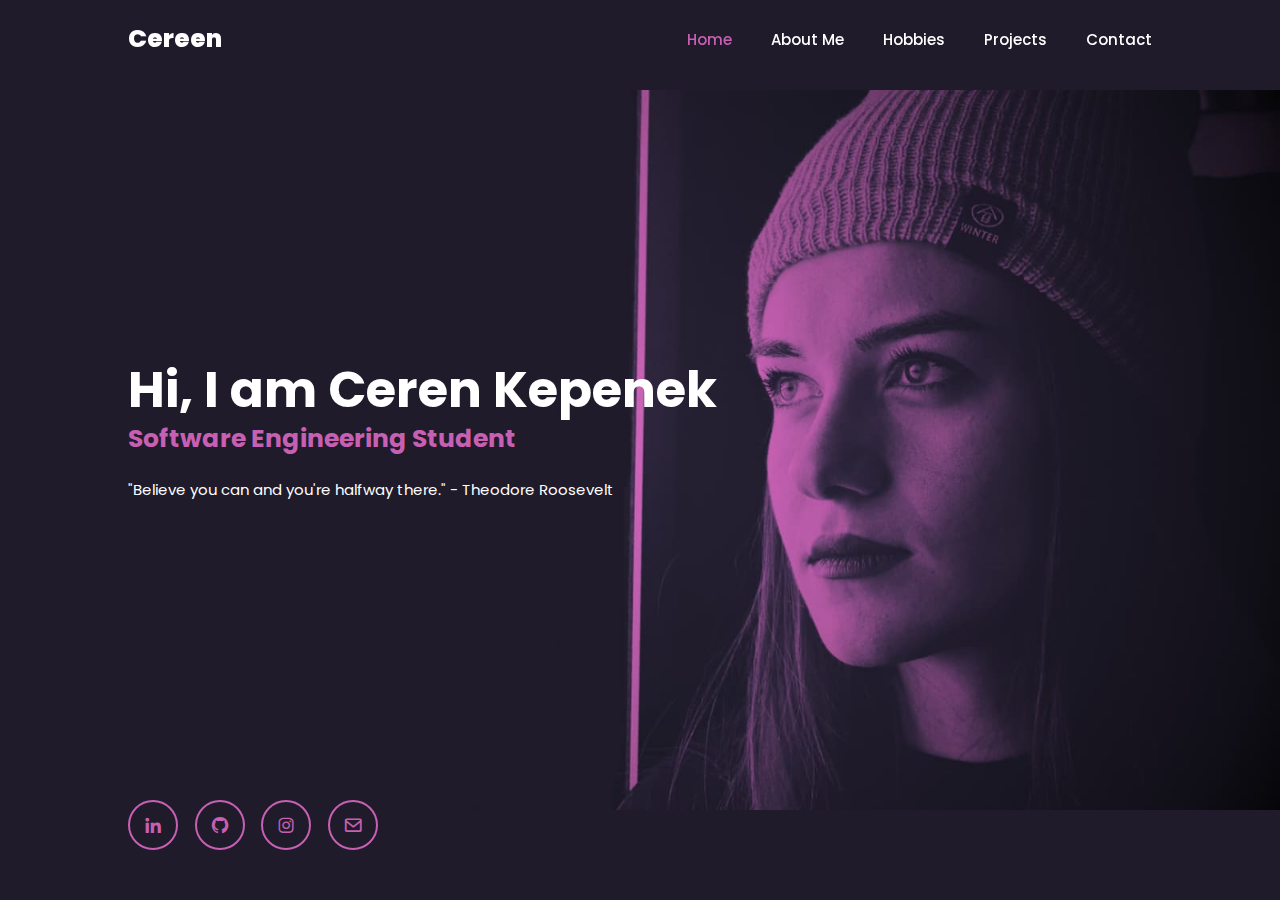
<file: index.html>
<!DOCTYPE html>
<html lang="en">

<head>
  <meta charset="UTF-8">
  <meta http-equiv="X-UA-Compatible" content="IE=edge">
  <meta name="viewport" content="width=device-width, initial-scale=1.0">
  <title>Ceren Kepenek</title>
  <link rel="stylesheet" href="style.css">
  <link href='https://unpkg.com/boxicons@2.1.4/css/boxicons.min.css' rel='stylesheet'>
</head>

<body>
  <header class="header">
    <a href="index.html" class="logo">Cereen</a>
    <nav class="navbar">
      <a href="index.html" class="active">Home</a>
      <a href="aboutme.html">About Me</a>
      <a href="hobbies.html">Hobbies</a>
      <a href="projects.html">Projects</a>
      <a href="contact.html">Contact</a>
    </nav>
  </header>

  <section class="home">
    <div class="home-content">
      <h1>Hi, I am Ceren Kepenek</h1>
      <h3>Software Engineering Student</h3>
      <p>"Believe you can and you're halfway there." - Theodore Roosevelt</p>
     <!-- <div class="button">
        <a href="#">Hire Me</a>
        <a href="#">Let's Talk</a>
      </div> -->
    </div>

    <div class="home-sc">
      <a href="https://www.linkedin.com/in/cerenkepenek/" target="_blank"><i class='bx bxl-linkedin'></i></a>
      <a href="https://github.com/cerenkepenek" target="_blank"><i class='bx bxl-github'></i></i></a>
      <a href="https://www.instagram.com/3cereen/" target="_blank"><i class='bx bxl-instagram'></i></a>
      <a href="mailto:cerenkepenek7@gmail.com" target="_blank"><i class='bx bx-envelope'></i></a>
    </div>
  </section>

</body>

</html>
</file>
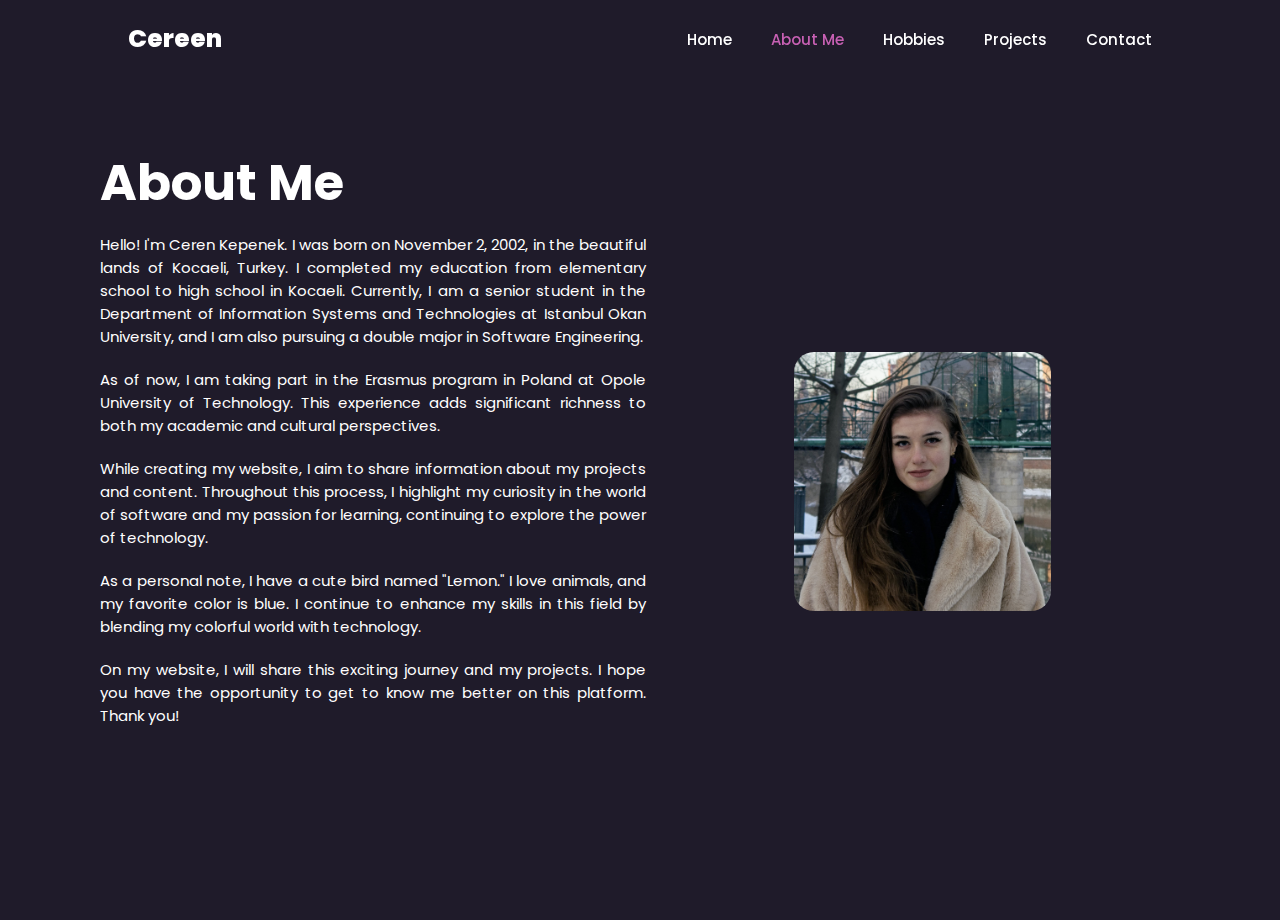
<file: aboutme.html>
<!DOCTYPE html>
<html lang="en">

<head>
  <meta charset="UTF-8">
  <meta http-equiv="X-UA-Compatible" content="IE=edge">
  <meta name="viewport" content="width=device-width, initial-scale=1.0">
  <title>About Me - Ceren Kepenek</title>
  <link rel="stylesheet" href="style.css">
</head>

<body>
  <header class="header">
    <a href="index.html" class="logo">Cereen</a>
    <nav class="navbar">
      <a href="index.html">Home</a>
      <a href="aboutme.html" class="active">About Me</a>
      <a href="hobbies.html">Hobbies</a>
      <a href="projects.html">Projects</a>
      <a href="contact.html">Contact</a>
    </nav>
  </header>

  <section class="about">
    <div class="about-content">
      <div class="about-text">
        <h1>About Me</h1>
        <div style="text-align: justify;">
          <p>
            Hello! I'm Ceren Kepenek. I was born on November 2, 2002, in the beautiful lands of Kocaeli, Turkey. I
            completed my education from elementary school to high school in Kocaeli. Currently, I am a senior student in
            the Department of Information Systems and Technologies at Istanbul Okan University, and I am also pursuing a
            double major in Software Engineering.
          </p>
          <p>
            As of now, I am taking part in the Erasmus program in Poland at Opole University of Technology. This
            experience adds significant richness to both my academic and cultural perspectives.
          </p>
          <p>
            While creating my website, I aim to share information about my projects and content. Throughout this
            process, I highlight my curiosity in the world of software and my passion for learning, continuing to
            explore the power of technology.
          </p>
          <p>
            As a personal note, I have a cute bird named "Lemon." I love animals, and my favorite color is blue. I
            continue to enhance my skills in this field by blending my colorful world with technology.
          </p>
          <p>
            On my website, I will share this exciting journey and my projects. I hope you have the opportunity to get to
            know me better on this platform. Thank you!
          </p>
        </div>
        <pre lang="html">

      </div>
    </div>
    <div class="about-image">
      <img src="images/aboutme.jpg" alt="Ceren Kepenek">
    </div>
  </section>

  <style>
    body {
      background: #1f1b2a;
      color: #fff;
      margin: 0;
      margin-top: 30px;
      padding: 0;
      box-sizing: border-box;
      font-family: 'Poppins', sans-serif;
    }

    .header {
      position: fixed;
      top: 0;
      left: 0;
      width: 100%;
      padding: 20px 10%;
      background: transparent;
      display: flex;
      justify-content: space-between;
      align-items: center;
      z-index: 100;
    }

    .logo {
      font-size: 25px;
      color: #fff;
      text-decoration: none;
      font-weight: 750;
    }

    .navbar a {
      font-size: 15px;
      color: #fff;
      text-decoration: none;
      font-weight: 500;
      margin-left: 35px;
      transition: .3s;
    }

    .navbar a:hover,
    .navbar a.active {
      color: #c760b3;
    }

    .about {
      display: flex;
      justify-content: center;
      align-items: center;
      height: calc(100vh - 10px);
      padding: 100px;
    }

    .about-content {
      display: flex;
      flex-direction: row;
      align-items: flex-start;
      justify-content: space-between;
      max-width: 800px;
      margin: 0 auto;
    }

    .about-text {
      text-align: left;
      margin-right: 20px;
    }

    .about-content h1 {
      font-size: 50px;
      font-weight: 700;
      line-height: 1.2;
    }

    .about-content p {
      font-size: 15px;
      margin: 20px 0;
    }

    .about-image {
      margin-top: 20px;
      text-align: center;
    }

    .about-image img {
      width: 50%; /* Genişliği isteğiniz değere ayarlayabilirsiniz */
      border-radius: 20px; /* İstediğiniz bir kenar yuvarlaklık değeri */
    }
  </style>

</body>

</html>
</file>
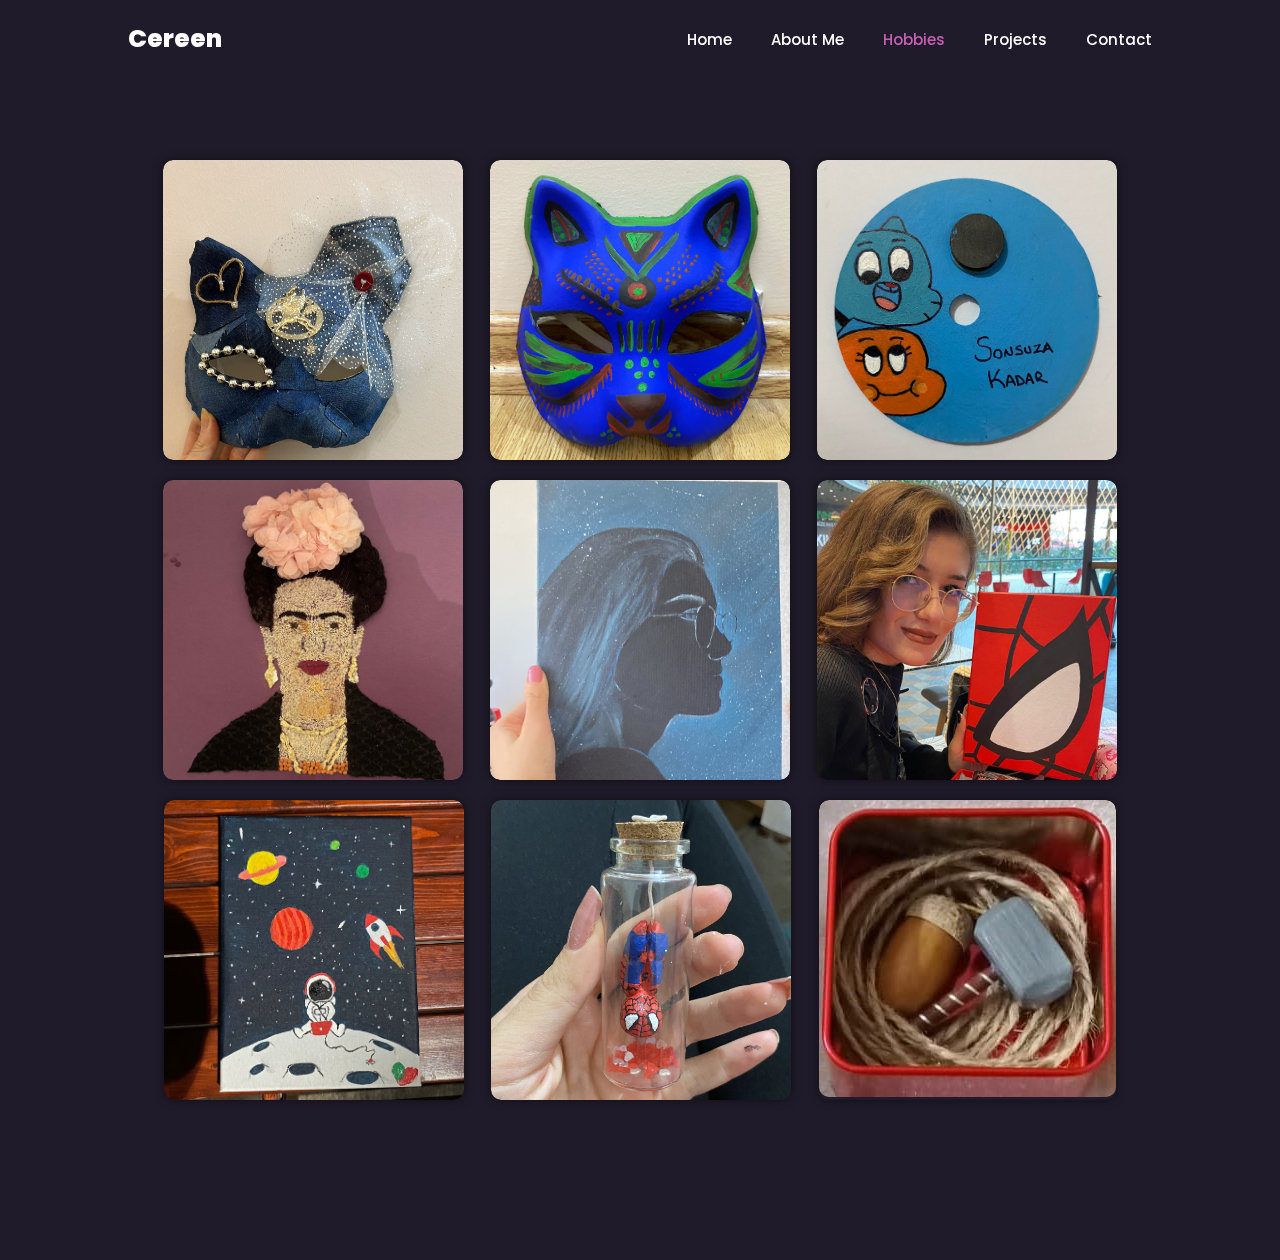
<file: art.html>
<!DOCTYPE html>
<html lang="en">

<head>
    <meta charset="UTF-8">
    <meta http-equiv="X-UA-Compatible" content="IE=edge">
    <meta name="viewport" content="width=device-width, initial-scale=1.0">
    <title>Art Gallery - Ceren Kepenek</title>
    <link rel="stylesheet" href="style.css">
    <style>
        body {
            background: #1f1b2a;
            color: #fff;
            margin: 0;
            padding: 0;
            box-sizing: border-box;
            font-family: 'Poppins', sans-serif;
        }

        .header {
            position: fixed;
            top: 0;
            left: 0;
            width: 100%;
            padding: 20px 10%;
            background: transparent;
            display: flex;
            justify-content: space-between;
            align-items: center;
            z-index: 100;
        }

        .logo {
            font-size: 25px;
            color: #fff;
            text-decoration: none;
            font-weight: 750;
        }

        .navbar a {
            font-size: 15px;
            color: #fff;
            text-decoration: none;
            font-weight: 500;
            margin-left: 35px;
            transition: .3s;
        }

        .navbar a:hover,
        .navbar a.active {
            color: #c760b3;
        }

        .gallery {
            display: flex;
            flex-wrap: wrap;
            justify-content: space-around;
            padding: 150px;
        }

        .gallery-item {
            margin: 10px;
            overflow: hidden;
            border-radius: 10px;
            box-shadow: 0 0 10px rgba(0, 0, 0, 0.5);
            transition: transform 0.3s ease;
        }

        .gallery-item img {
            max-width: 300px;
            width: 100%;
            height: auto;
            border-radius: 10px;
            display: block;
        }

        .gallery-item:hover {
            transform: scale(1.05);
        }
    </style>
</head>

<body>
    <header class="header">
        <a href="index.html" class="logo">Cereen</a>
        <nav class="navbar">
            <a href="index.html">Home</a>
            <a href="aboutme.html">About Me</a>
            <a href="hobbies.html" class="active">Hobbies</a>
            <a href="projects.html">Projects</a>
            <a href="contact.html">Contact</a>
        </nav>
    </header>

    <section class="gallery">
        <div class="gallery-item">
            <img src="images/art1.jpg" alt="Art Photo 1">
        </div>
        <div class="gallery-item">
            <img src="images/art2.jpg" alt="Art Photo 2">
        </div>
        <div class="gallery-item">
            <img src="images/art3.jpg" alt="Art Photo 3">
        </div>
        <div class="gallery-item">
            <img src="images/art4.jpg" alt="Art Photo 4">
        </div>
        <div class="gallery-item">
            <img src="images/art5.jpg" alt="Art Photo 5">
        </div>
        <div class="gallery-item">
            <img src="images/art6.jpg" alt="Art Photo 6">
        </div>
        <div class="gallery-item">
            <img src="images/art7.jpg" alt="Art Photo 7">
        </div>
        <div class="gallery-item">
            <img src="images/art8.jpg" alt="Art Photo 8">
        </div>
        <div class="gallery-item">
            <img src="images/art9.jpg" alt="Art Photo 9">
        </div>
    </section>
</body>

</html>
</file>
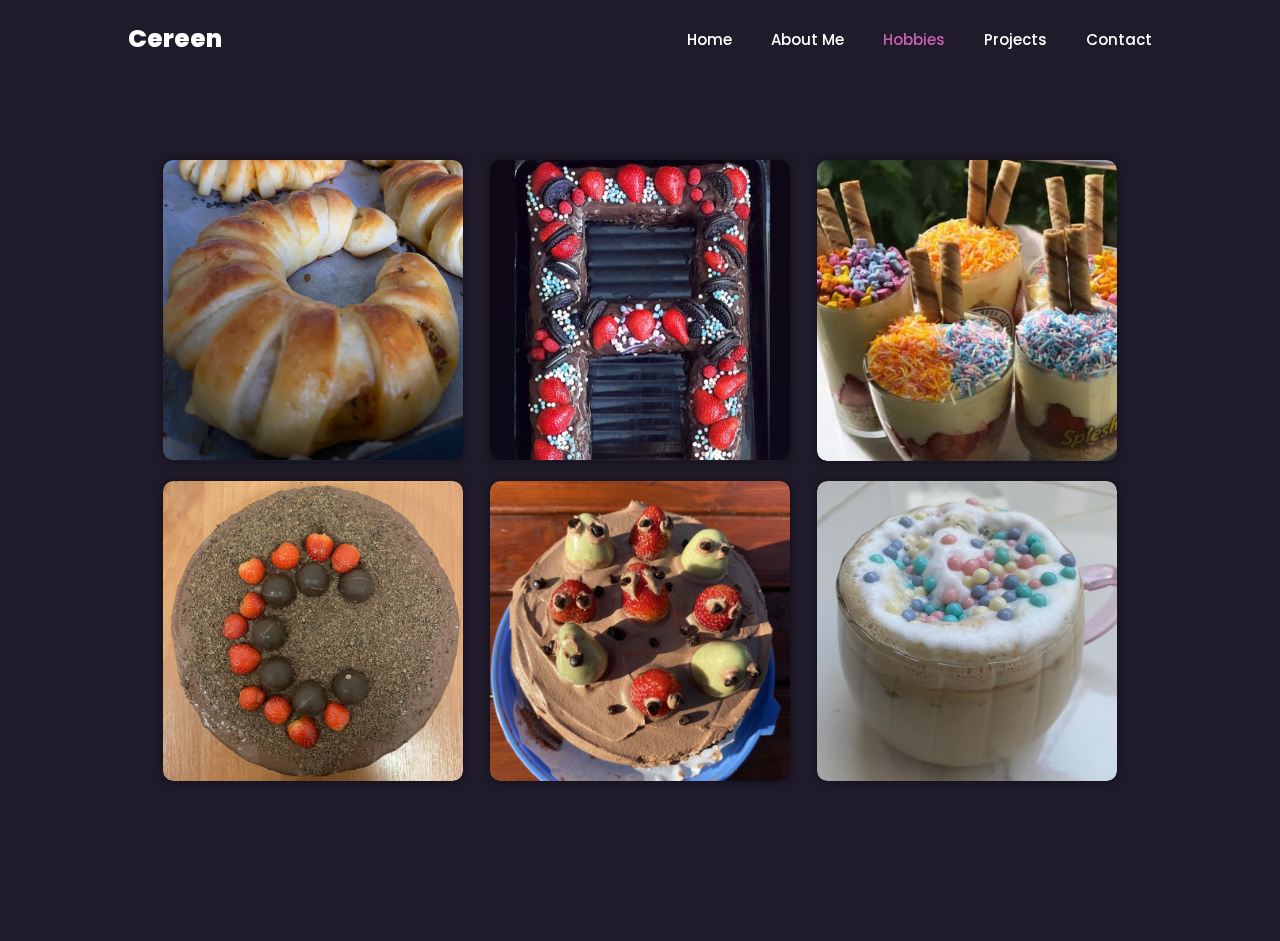
<file: cooking.html>
<!DOCTYPE html>
<html lang="en">

<head>
    <meta charset="UTF-8">
    <meta http-equiv="X-UA-Compatible" content="IE=edge">
    <meta name="viewport" content="width=device-width, initial-scale=1.0">
    <title>Cooking Gallery - Ceren Kepenek</title>
    <link rel="stylesheet" href="style.css">
    <style>
        body {
            background: #1f1b2a;
            color: #fff;
            margin: 0;
            padding: 0;
            box-sizing: border-box;
            font-family: 'Poppins', sans-serif;
        }

        .header {
            position: fixed;
            top: 0;
            left: 0;
            width: 100%;
            padding: 20px 10%;
            background: transparent;
            display: flex;
            justify-content: space-between;
            align-items: center;
            z-index: 100;
        }

        .logo {
            font-size: 25px;
            color: #fff;
            text-decoration: none;
            font-weight: 750;
        }

        .navbar a {
            font-size: 15px;
            color: #fff;
            text-decoration: none;
            font-weight: 500;
            margin-left: 35px;
            transition: .3s;
        }

        .navbar a:hover,
        .navbar a.active {
            color: #c760b3;
        }

        .gallery {
            display: flex;
            flex-wrap: wrap;
            justify-content: space-around;
            padding: 150px;
        }

        .gallery-item {
            margin: 10px;
            overflow: hidden;
            border-radius: 10px;
            box-shadow: 0 0 10px rgba(0, 0, 0, 0.5);
            transition: transform 0.3s ease;
        }

        .gallery-item img {
            max-width: 300px;
            width: 100%;
            height: auto;
            border-radius: 10px;
            display: block;
        }

        .gallery-item:hover {
            transform: scale(1.05);
        }
    </style>
</head>

<body>
    <header class="header">
        <a href="index.html" class="logo">Cereen</a>
        <nav class="navbar">
            <a href="index.html">Home</a>
            <a href="aboutme.html">About Me</a>
            <a href="hobbies.html" class="active">Hobbies</a>
            <a href="projects.html">Projects</a>
            <a href="contact.html">Contact</a>
        </nav>
    </header>

    <section class="gallery">
        <div class="gallery-item">
            <img src="images/cook1.jpg" alt="Cooking Photo 1">
        </div>
        <div class="gallery-item">
            <img src="images/cook2.jpg" alt="Cooking Photo 2">
        </div>
        <div class="gallery-item">
            <img src="images/cook3.jpg" alt="Cooking Photo 3">
        </div>
        <div class="gallery-item">
            <img src="images/cook4.jpg" alt="Cooking Photo 4">
        </div>
        <div class="gallery-item">
            <img src="images/cook5.jpg" alt="Cooking Photo 5">
        </div>
        <div class="gallery-item">
            <img src="images/cook6.jpg" alt="Cooking Photo 6">
        </div>
    </section>
</body>

</html>
</file>
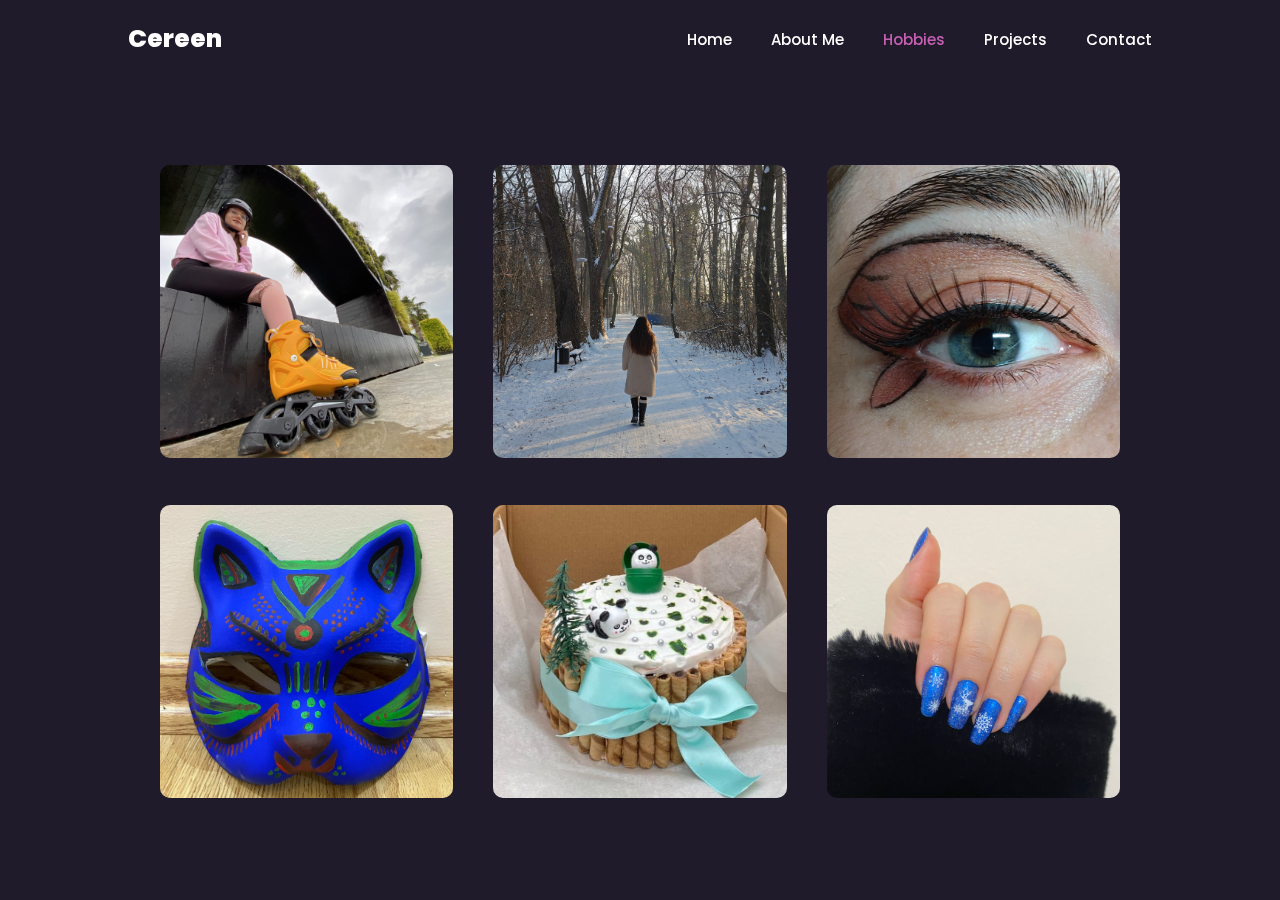
<file: hobbies.html>
<!DOCTYPE html>
<html lang="en">

<head>
  <meta charset="UTF-8">
  <meta http-equiv="X-UA-Compatible" content="IE=edge">
  <meta name="viewport" content="width=device-width, initial-scale=1.0">
  <title>Hobbies - Ceren Kepenek</title>
  <link rel="stylesheet" href="style.css">
  <style>
    body {
      background: #1f1b2a;
      color: #fff;
      margin-top: 30px;
      margin: 0;
      padding: 0;
      box-sizing: border-box;
      font-family: 'Poppins', sans-serif;
    }

    .header {
      position: fixed;
      top: 0;
      left: 0;
      width: 100%;
      padding: 20px 10%;
      background: transparent;
      display: flex;
      justify-content: space-between;
      align-items: center;
      z-index: 100;
    }

    .logo {
      font-size: 25px;
      color: #fff;
      text-decoration: none;
      font-weight: 750;
    }

    .navbar a {
      font-size: 15px;
      color: #fff;
      text-decoration: none;
      font-weight: 500;
      margin-left: 35px;
      transition: .3s;
    }

    .navbar a:hover,
    .navbar a.active {
      color: #c760b3;
    }

    .hobbies {
      display: flex;
      justify-content: center;
      align-items: center;
      height: calc(100vh - 80px);
      padding: 20px;
      text-align: left;
    }

    .hobbies-content {
      max-width: 1000px;
      margin: 0 auto;
    }

    .hobbies-content h1 {
      font-size: 50px;
      font-weight: 700;
      line-height: 1.2;
    }

    .hobbies-content p {
      font-size: 25px;
      margin: 20px 0 40px;
    }

    .hobbies-images {
      display: flex;
      flex-wrap: wrap;
      justify-content: space-around;
      margin-top: 150px;
    }

    .hobby-item {
      text-align: center;
      margin: 20px;
      width: calc(33.33% - 40px);
      position: relative;
      cursor: pointer;
    }

    .hobby-item::before {
      content: '';
      position: absolute;
      top: 0;
      left: 0;
      width: 100%;
      height: 100%;
      background: rgba(0, 0, 0, 0.5);
      opacity: 0;
      transition: opacity 0.3s ease;
      border-radius: 10px;
    }

    .hobby-description {
      position: absolute;
      top: 50%;
      left: 50%;
      transform: translate(-50%, -50%);
      z-index: 1;
      color: white;
      font-size: 100px;
      /* Büyütülen font-size */
      font-family: 'Poppins', sans-serif;
      font-weight: 500;
      opacity: 0;
      transition: opacity 0.3s ease;
    }

    .hobby-item:hover::before,
    .hobby-item:hover .hobby-description {
      opacity: 1;
    }

    .hobby-item img {
      width: 100%;
      max-width: 300px;
      height: auto;
      border-radius: 10px;
    }
  </style>
</head>

<body>
  <header class="header">
    <a href="index.html" class="logo">Cereen</a>
    <nav class="navbar">
      <a href="index.html">Home</a>
      <a href="aboutme.html">About Me</a>
      <a href="hobbies.html" class="active">Hobbies</a>
      <a href="projects.html">Projects</a>
      <a href="contact.html">Contact</a>
    </nav>
  </header>

  <section class="hobbies">
    <div class="hobbies-content">

      <div class="hobbies-images">
        <div class="hobby-item" onclick="window.location='sport.html';">
            <img src="images/paten.jpg" alt="Hobby 1">
            <p class="hobby-description">Sport</p>
        </div>
        <div class="hobby-item" onclick="window.location='trekking.html';"">
            <img src="images/walking.jpg" alt="Hobby 2">
            <p class="hobby-description">Trekking & Hiking</p>
        </div>
        <div class="hobby-item" onclick="window.location='makeup.html';">
            <img src="images/makeup.jpg" alt="Hobby 3">
            <p class="hobby-description">Make Up & Hair</p>
        </div>
        <div class="hobby-item" onclick="window.location='art.html';">
            <img src="images/art2.jpg" alt="Hobby 4">
            <p class="hobby-description">Art</p>
        </div>
        <div class="hobby-item" onclick="window.location='cooking.html';">
            <img src="images/cake.jpg" alt="Hobby 5">
            <p class="hobby-description">Cooking</p>
        </div>
        <div class="hobby-item" onclick="window.location='nailart.html';">
            <img src="images/nailart.jpg" alt="Hobby 6">
            <p class="hobby-description">Nail Art</p>
        </div>
      </div>
    </div>
  </section>
</body>

</html>
</file>
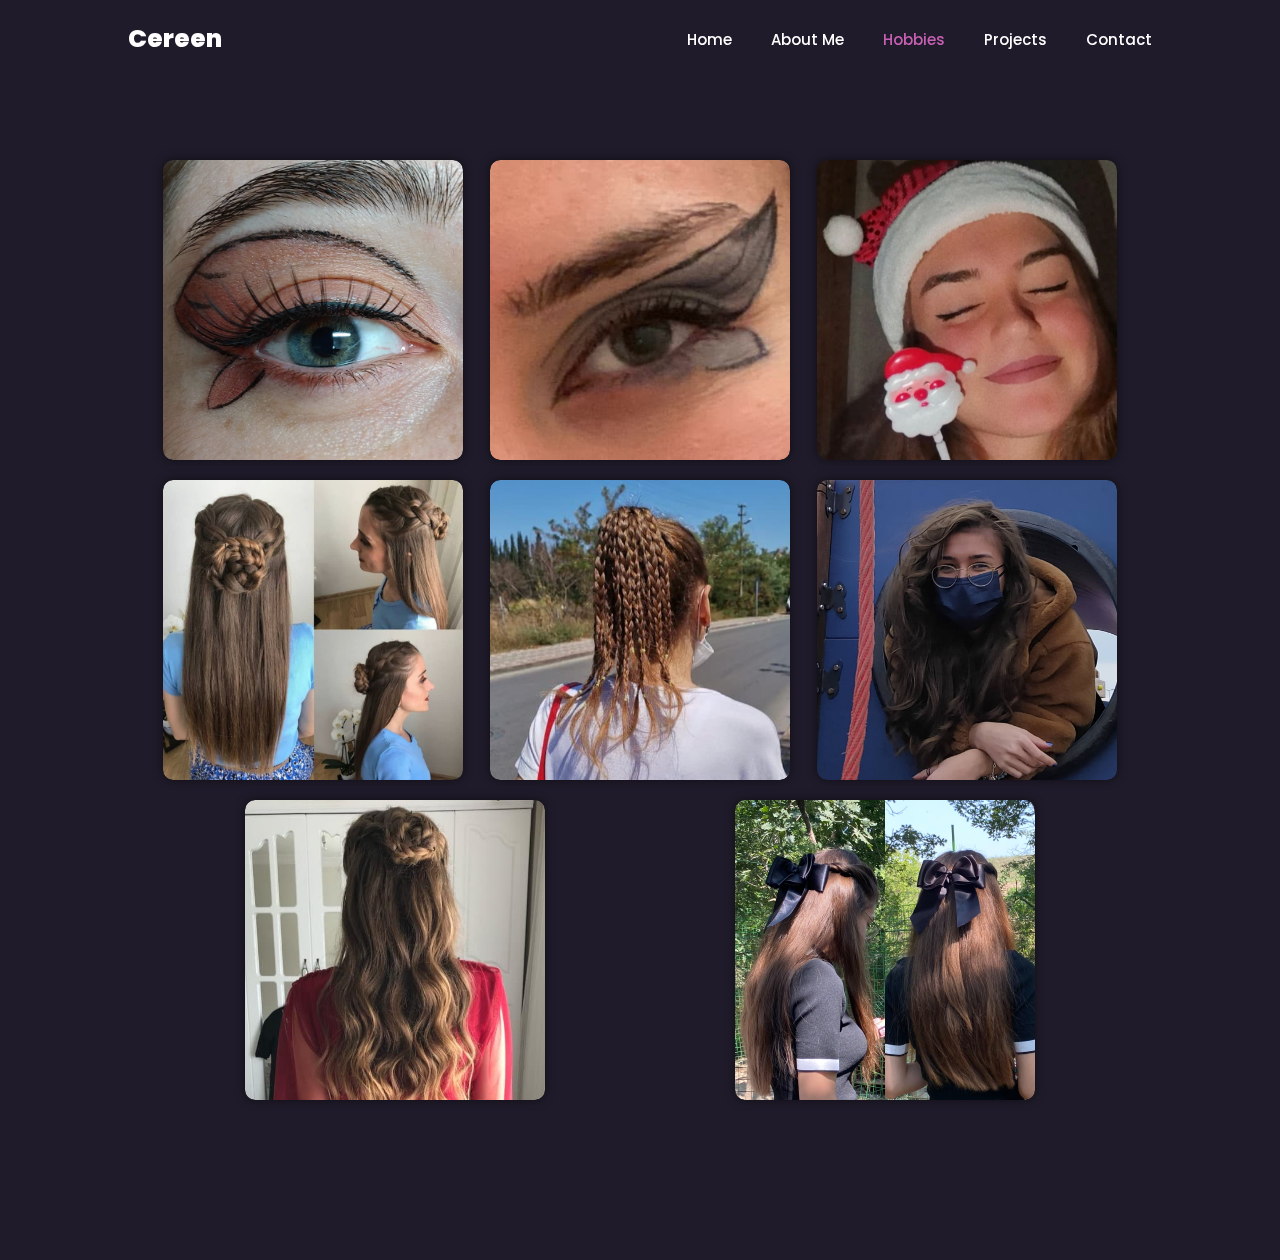
<file: makeup.html>
<!DOCTYPE html>
<html lang="en">

<head>
    <meta charset="UTF-8">
    <meta http-equiv="X-UA-Compatible" content="IE=edge">
    <meta name="viewport" content="width=device-width, initial-scale=1.0">
    <title>Makeup Gallery - Ceren Kepenek</title>
    <link rel="stylesheet" href="style.css">
    <style>
        body {
            background: #1f1b2a;
            color: #fff;
            margin: 0;
            padding: 0;
            box-sizing: border-box;
            font-family: 'Poppins', sans-serif;
        }

        .header {
            position: fixed;
            top: 0;
            left: 0;
            width: 100%;
            padding: 20px 10%;
            background: transparent;
            display: flex;
            justify-content: space-between;
            align-items: center;
            z-index: 100;
        }

        .logo {
            font-size: 25px;
            color: #fff;
            text-decoration: none;
            font-weight: 750;
        }

        .navbar a {
            font-size: 15px;
            color: #fff;
            text-decoration: none;
            font-weight: 500;
            margin-left: 35px;
            transition: .3s;
        }

        .navbar a:hover,
        .navbar a.active {
            color: #c760b3;
        }

        .gallery {
            display: flex;
            flex-wrap: wrap;
            justify-content: space-around;
            padding: 150px;
        }

        .gallery-item {
            margin: 10px;
            overflow: hidden;
            border-radius: 10px;
            box-shadow: 0 0 10px rgba(0, 0, 0, 0.5);
            transition: transform 0.3s ease;
        }

        .gallery-item img {
            max-width: 300px;
            width: 100%;
            height: auto;
            border-radius: 10px;
            display: block;
        }

        .gallery-item:hover {
            transform: scale(1.05);
        }
    </style>
</head>

<body>
    <header class="header">
        <a href="index.html" class="logo">Cereen</a>
        <nav class="navbar">
            <a href="index.html">Home</a>
            <a href="aboutme.html">About Me</a>
            <a href="hobbies.html" class="active">Hobbies</a>
            <a href="projects.html">Projects</a>
            <a href="contact.html">Contact</a>
        </nav>
    </header>

    <section class="gallery">
        <div class="gallery-item">
            <img src="images/makeup.jpg" alt="Makeup Photo 1">
        </div>
        <div class="gallery-item">
            <img src="images/makeup1.jpg" alt="Makeup Photo 2">
        </div>
        <div class="gallery-item">
            <img src="images/make3.jpg" alt="Makeup Photo 3">
        </div>
        <div class="gallery-item">
            <img src="images/make4.jpg" alt="Makeup Photo 4">
        </div>
        <div class="gallery-item">
            <img src="images/make5.jpg" alt="Makeup Photo 5">
        </div>
        <div class="gallery-item">
            <img src="images/make6.jpg" alt="Makeup Photo 6">
        </div>
        <div class="gallery-item">
            <img src="images/make7.jpg" alt="Makeup Photo 7">
        </div>
        <div class="gallery-item">
            <img src="images/make8.jpg" alt="Makeup Photo 8">
        </div>
    </section>
</body>

</html>
</file>
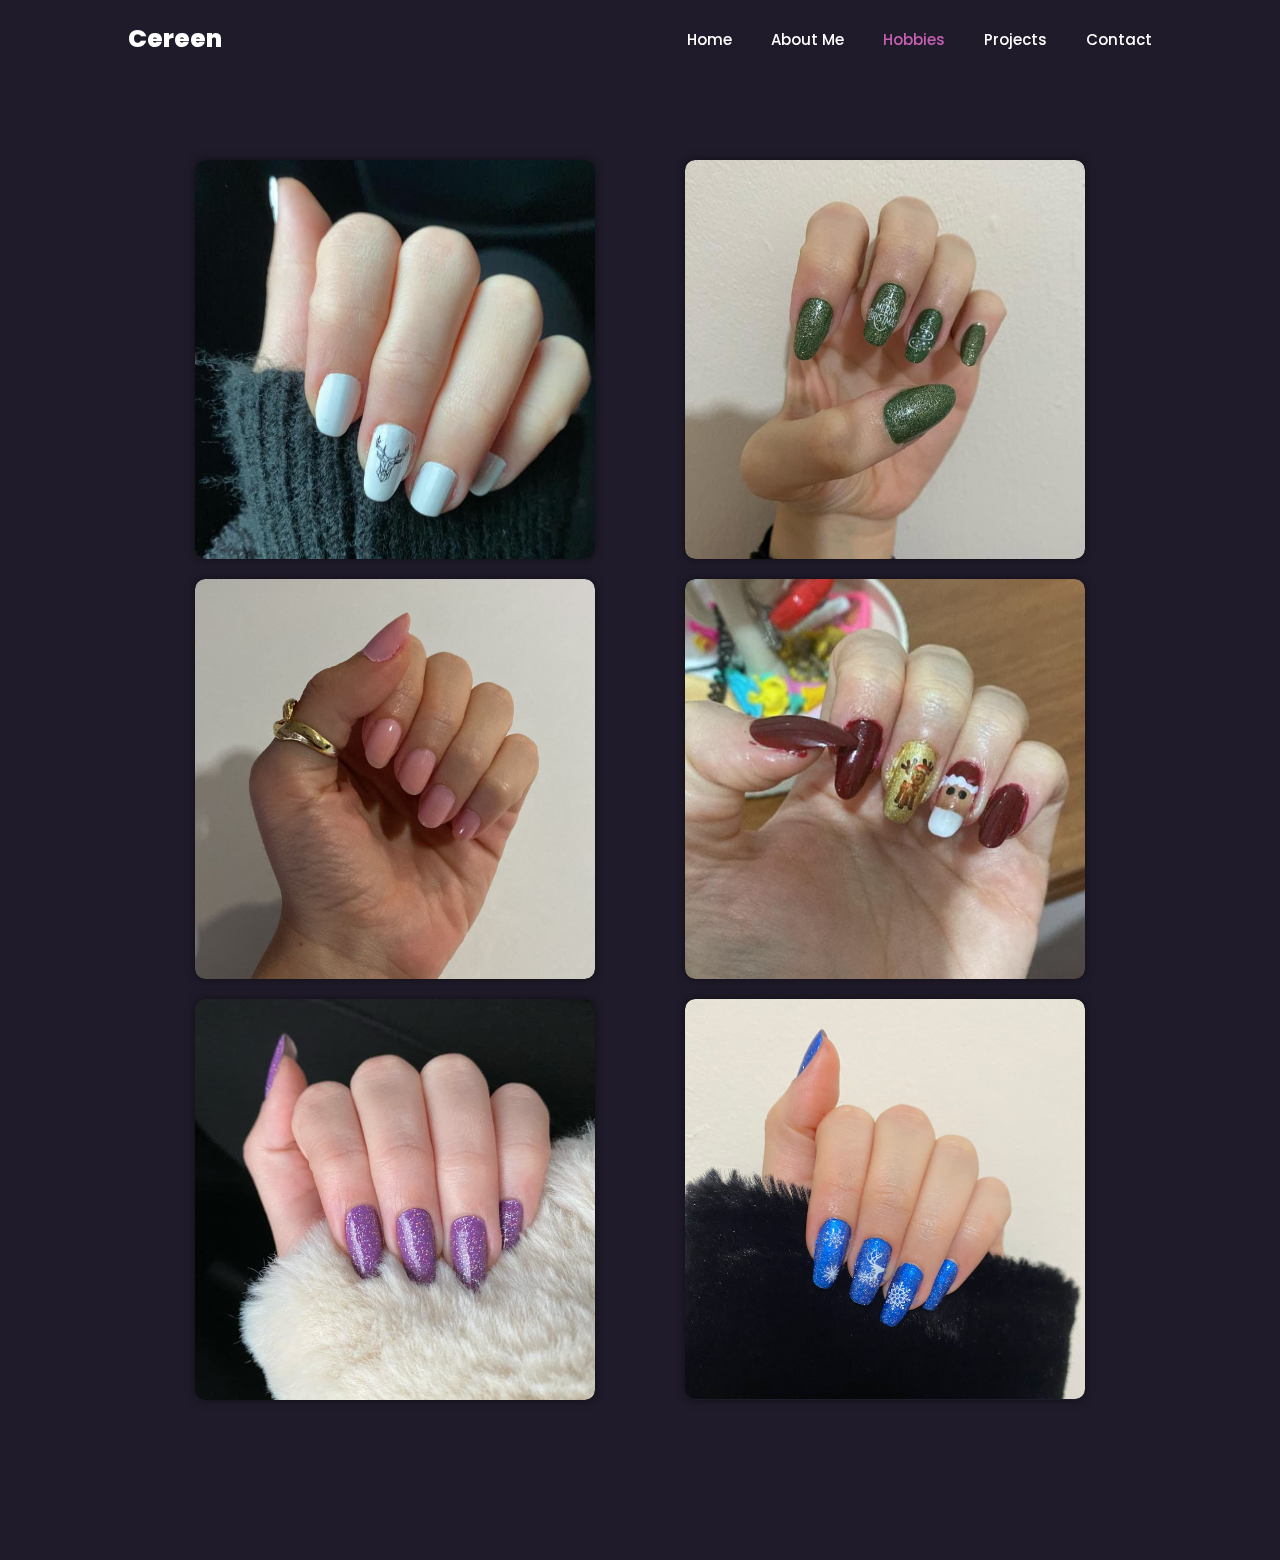
<file: nailart.html>
<!DOCTYPE html>
<html lang="en">

<head>
    <meta charset="UTF-8">
    <meta http-equiv="X-UA-Compatible" content="IE=edge">
    <meta name="viewport" content="width=device-width, initial-scale=1.0">
    <title>Nail Art Gallery - Ceren Kepenek</title>
    <link rel="stylesheet" href="style.css">
    <style>
        body {
            background: #1f1b2a;
            color: #fff;
            margin: 0;
            padding: 0;
            box-sizing: border-box;
            font-family: 'Poppins', sans-serif;
        }

        .header {
            position: fixed;
            top: 0;
            left: 0;
            width: 100%;
            padding: 20px 10%;
            background: transparent;
            display: flex;
            justify-content: space-between;
            align-items: center;
            z-index: 100;
        }

        .logo {
            font-size: 25px;
            color: #fff;
            text-decoration: none;
            font-weight: 750;
        }

        .navbar a {
            font-size: 15px;
            color: #fff;
            text-decoration: none;
            font-weight: 500;
            margin-left: 35px;
            transition: .3s;
        }

        .navbar a:hover,
        .navbar a.active {
            color: #c760b3;
        }

        .gallery {
            display: flex;
            flex-wrap: wrap;
            justify-content: space-around;
            padding: 150px;
        }

        .gallery-item {
            margin: 10px;
            overflow: hidden;
            border-radius: 10px;
            box-shadow: 0 0 10px rgba(0, 0, 0, 0.5);
            transition: transform 0.3s ease;
        }

        .gallery-item img {
            max-width: 400px;
            width: 100%;
            height: auto;
            border-radius: 10px;
            display: block;
        }

        .gallery-item:hover {
            transform: scale(1.05);
        }
    </style>
</head>

<body>
    <header class="header">
        <a href="index.html" class="logo">Cereen</a>
        <nav class="navbar">
            <a href="index.html">Home</a>
            <a href="aboutme.html">About Me</a>
            <a href="hobbies.html" class="active">Hobbies</a>
            <a href="projects.html">Projects</a>
            <a href="contact.html">Contact</a>
        </nav>
    </header>

    <section class="gallery">
        <div class="gallery-item">
            <img src="images/nail1.jpg" alt="Nail Art Photo 1">
        </div>
        <div class="gallery-item">
            <img src="images/nail2.jpg" alt="Nail Art Photo 2">
        </div>
        <div class="gallery-item">
            <img src="images/nail3.jpg" alt="Nail Art Photo 3">
        </div>
        <div class="gallery-item">
            <img src="images/nail4.jpg" alt="Nail Art Photo 4">
        </div>
        <div class="gallery-item">
            <img src="images/nail5.jpg" alt="Nail Art Photo 5">
        </div>
        <div class="gallery-item">
            <img src="images/nailart.jpg" alt="Nail Art Photo 6">
        </div>
    </section>
</body>

</html>
</file>
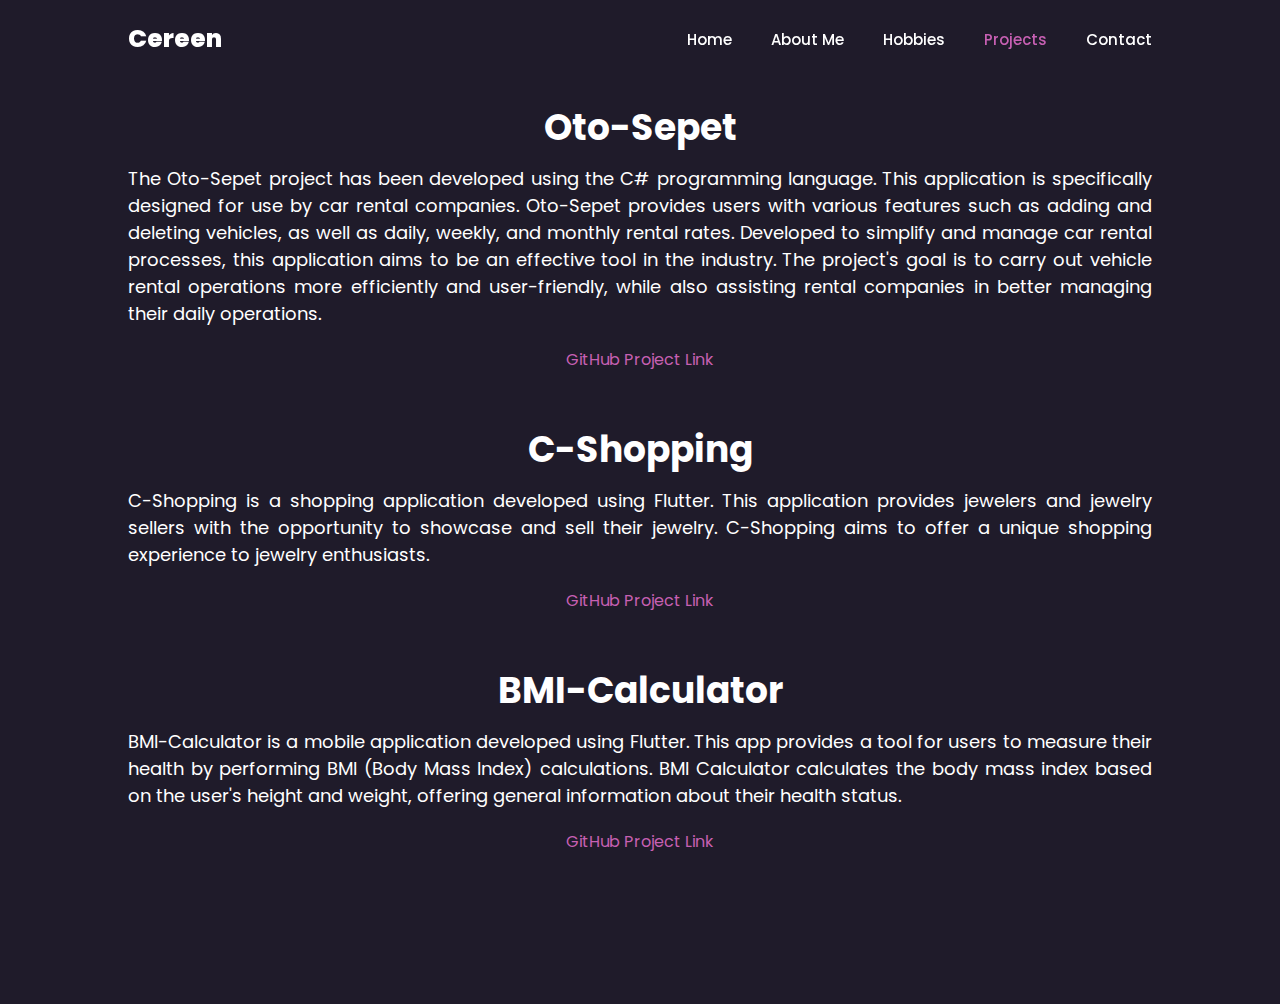
<file: projects.html>
<!DOCTYPE html>
<html lang="en">

<head>
    <meta charset="UTF-8">
    <meta http-equiv="X-UA-Compatible" content="IE=edge">
    <meta name="viewport" content="width=device-width, initial-scale=1.0">
    <title>Projects - Ceren Kepenek</title>
    <link rel="stylesheet" href="style.css">
    <style>
        body {
            background: #1f1b2a;
            color: #fff;
            margin: 0;
            padding: 0;
            box-sizing: border-box;
            font-family: 'Poppins', sans-serif;
        }

        .header {
            position: fixed;
            top: 0;
            left: 0;
            width: 100%;
            padding: 20px 10%;
            background: transparent;
            display: flex;
            justify-content: space-between;
            align-items: center;
            z-index: 100;
        }

        .logo {
            font-size: 25px;
            color: #fff;
            text-decoration: none;
            font-weight: 750;
        }

        .navbar a {
            font-size: 15px;
            color: #fff;
            text-decoration: none;
            font-weight: 500;
            margin-left: 35px;
            transition: .3s;
        }

        .navbar a:hover,
        .navbar a.active {
            color: #c760b3;
        }

        .projects {
            padding: 100px 10%;
            text-align: center;
        }

        .project-item {
            margin-bottom: 50px;
        }

        .project-title {
            font-size: 36px;
            margin-bottom: 10px;
        }

        .project-description {
            font-size: 18px;
            margin-bottom: 20px;
            text-align: justify;
        }

        .github-link {
            font-size: 16px;
            color: #c760b3;
            text-decoration: none;
            transition: color 0.3s;
        }

        .github-link:hover {
            color: #fff;
        }
    </style>
</head>

<body>
    <header class="header">
        <a href="index.html" class="logo">Cereen</a>
        <nav class="navbar">
            <a href="index.html">Home</a>
            <a href="aboutme.html">About Me</a>
            <a href="hobbies.html">Hobbies</a>
            <a href="projects.html" class="active">Projects</a>
            <a href="contact.html">Contact</a>
        </nav>
    </header>

    <section class="projects">
        <div class="project-item">
            <h2 class="project-title">Oto-Sepet</h2>
            <p class="project-description">
              The Oto-Sepet project has been developed using the C# programming language. This application is specifically designed for use by car rental companies. Oto-Sepet provides users with various features such as adding and deleting vehicles, as well as daily, weekly, and monthly rental rates. Developed to simplify and manage car rental processes, this application aims to be an effective tool in the industry. The project's goal is to carry out vehicle rental operations more efficiently and user-friendly, while also assisting rental companies in better managing their daily operations.
            </p>
            <a href="https://github.com/cerenkepenek/Oto-Sepet" class="github-link" target="_blank">GitHub Project Link</a>
        </div>


        <div class="project-item">
          <h2 class="project-title">C-Shopping</h2>
          <p class="project-description">
            C-Shopping is a shopping application developed using Flutter. This application provides jewelers and jewelry sellers with the opportunity to showcase and sell their jewelry. C-Shopping aims to offer a unique shopping experience to jewelry enthusiasts.
          </p>
          <a href="https://github.com/cerenkepenek/c_shopping" class="github-link" target="_blank">GitHub Project Link</a>
      </div>

      <div class="project-item">
        <h2 class="project-title">BMI-Calculator</h2>
        <p class="project-description">
            
BMI-Calculator is a mobile application developed using Flutter. This app provides a tool for users to measure their health by performing BMI (Body Mass Index) calculations. BMI Calculator calculates the body mass index based on the user's height and weight, offering general information about their health status.
        </p>
        <a href="https://github.com/cerenkepenek/bmi_calculator" class="github-link" target="_blank">GitHub Project Link</a>
    </div>
       

    </section>
</body>

</html>
</file>
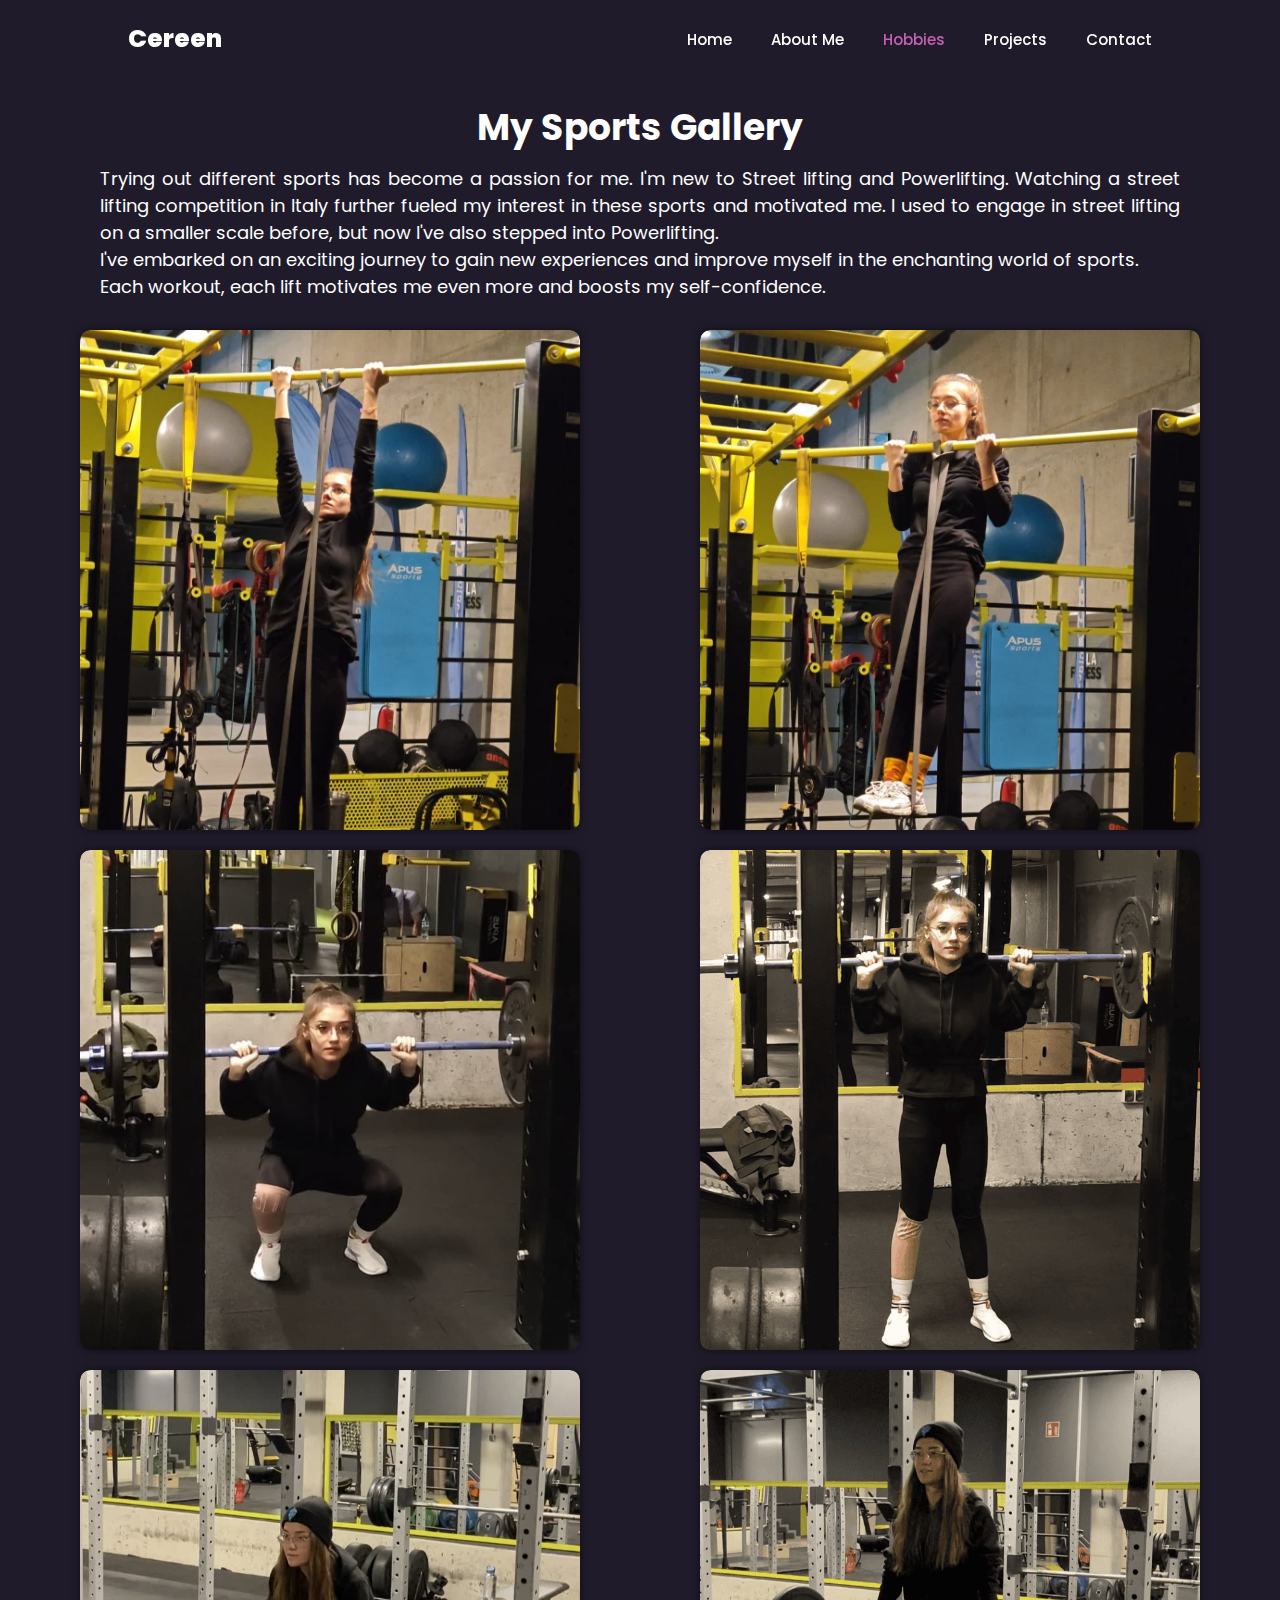
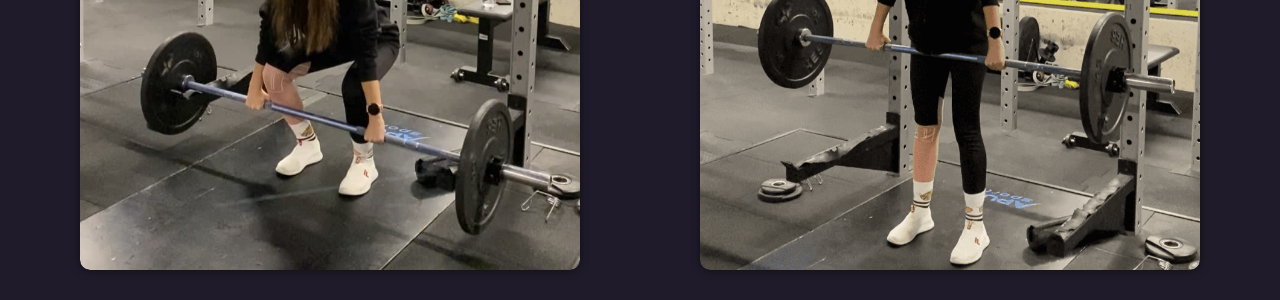
<file: sport.html>
<!DOCTYPE html>
<html lang="en">

<head>
    <meta charset="UTF-8">
    <meta http-equiv="X-UA-Compatible" content="IE=edge">
    <meta name="viewport" content="width=device-width, initial-scale=1.0">
    <title>Sports Gallery - Ceren Kepenek</title>
    <link rel="stylesheet" href="style.css">
    <style>
        body {
            background: #1f1b2a;
            color: #fff;
            margin: 0;
            padding: 0;
            box-sizing: border-box;
            font-family: 'Poppins', sans-serif;
        }

        .header {
            position: fixed;
            top: 0;
            left: 0;
            width: 100%;
            padding: 20px 10%;
            background: transparent;
            display: flex;
            justify-content: space-between;
            align-items: center;
            z-index: 100;
        }

        .logo {
            font-size: 25px;
            color: #fff;
            text-decoration: none;
            font-weight: 750;
        }

        .navbar a {
            font-size: 15px;
            color: #fff;
            text-decoration: none;
            font-weight: 500;
            margin-left: 35px;
            transition: .3s;
        }

        .navbar a:hover,
        .navbar a.active {
            color: #c760b3;
        }

        .gallery {
            display: flex;
            flex-wrap: wrap;
            justify-content: space-around;
            padding: 20px;
        }

        .gallery-item {
            margin: 10px;
            overflow: hidden;
            border-radius: 10px;
            box-shadow: 0 0 10px rgba(0, 0, 0, 0.5);
            transition: transform 0.3s ease;
        }

        .gallery-item img {
            max-width: 500px;
            width: 100%;
            height: auto;
            border-radius: 10px;
            display: block;
        }

        .gallery-item:hover {
            transform: scale(1.05);
        }

        .sports-info {
            text-align: center;
            margin-top: 100px;
            padding-left: 100px;
            padding-right: 100px;
        }

        .sports-info h1 {
            font-size: 36px;
            margin-bottom: 10px;
        }

        .sports-info p {
            font-size: 18px;
            margin: 0;
        }
    </style>
</head>

<body>
    <header class="header">
        <a href="#" class="logo">Cereen</a>
        <nav class="navbar">
            <a href="index.html">Home</a>
            <a href="aboutme.html">About Me</a>
            <a href="hobbies.html" class="active">Hobbies</a>
            <a href="projects.html">Projects</a>
            <a href="contact.html">Contact</a>
        </nav>
    </header>

    <div class="sports-info">
        <h1>My Sports Gallery</h1>
        <div style="text-align: justify;">
       
           <p>Trying out different sports has become a passion for me. I'm new to Street lifting and Powerlifting. Watching a street lifting competition in Italy further fueled my interest in these sports and motivated me. I used to engage in street lifting on a smaller scale before, but now I've also stepped into Powerlifting.</p>
   <p>I've embarked on an exciting journey to gain new experiences and improve myself in the enchanting world of sports.</p>
   <p>Each workout, each lift motivates me even more and boosts my self-confidence.</p>
        </div>
</div>
    <section class="gallery">
        <div class="gallery-item">
            <img src="images/bar1.jpg" alt="Sports Photo 1">
        </div>
        <div class="gallery-item">
            <img src="images/bar2.jpg" alt="Sports Photo 2">
        </div>
        <div class="gallery-item">
            <img src="images/squat1.jpg" alt="Sports Photo 3">
        </div>
        <div class="gallery-item">
            <img src="images/squat2.jpg" alt="Sports Photo 4">
        </div>
        <div class="gallery-item">
            <img src="images/deadlift1.jpg" alt="Sports Photo 5">
        </div>
        <div class="gallery-item">
            <img src="images/deadlift2.jpg" alt="Sports Photo 6">
        </div>
    </section>


</body>

</html>
</file>
<file: style.css>
@import url('https://fonts.googleapis.com/css2?family=Poppins:wght@300;400;500;600;700;800;900&display=swap');

* {
    margin: 0;
    padding: 0;
    box-sizing: border-box;
    font-family: 'Poppins', sans-serif;
}

body {
    background: #1f1b2a;
    color:#fff;
}

.header {
    position: fixed;
    top: 0;
    left: 0;
    width: 100%;
    padding: 20px 10%;
    background: transparent;
    display: flex;
    justify-content: space-between;
    align-items: center;
    z-index: 100;
}

.logo {
    font-size: 25px;
    color: #fff;
    text-decoration: none;
    font-weight: 750;
}

.navbar a{
    font-size: 15px;
    color: #fff;
    text-decoration: none;
    font-weight: 500;
    margin-left: 35px;
    transition: .3s;
}

.navbar a:hover,
.navbar a.active {
    color: #c760b3;
}

.home{
    height: 100vh;
    background: url('images/coverweb.jpg') no-repeat;
    background-size:contain;
    background-position: right;
    display: flex;
    align-items: center;
    padding: 0 10%;
}

.home-content {
    max-width: 600px;
}

.home-content h1 {
    font-size: 50px;
    font-weight: 700;
    line-height: 1.2;
}

.home-content h3 {
    font-size: 25px;
    font-weight: 700;
    color: #c760b3;
}

.home-content p {
    font-size: 15px;
    margin: 20px 0 40px;
}

.home-content .button {
    display: flex;
    justify-content: space-between;
    width: 345px;
    height: 50px;
}

.button a{
    position: relative;
    display: inline-flex;
    justify-content: center;
    align-items: center;
    width: 150px;
    height: 100%;
    background: #c760b3;
    border: 2px solid #c760b3;
    border-radius: 8px;
    font-size: 19px;
    color: #081b29;
    text-decoration: none;
    font-weight: 600;
    letter-spacing: 1px;
    z-index: 1;
    overflow: hidden;
    transition: .5s;
}

.button a:hover {
    color:#c760b3;
}

.button a:nth-child(2){
    background: transparent;
    color: #c760b3;
}

.button a:nth-child(2):hover{
color:#081b29;
}

.button a:nth-child(2)::before{
    background: #c760b3; 
}

.button a::before{
    content: '';
    position: absolute;
    top: 0;
    left:0;
    width: 0;
    height: 100%;
    background: #081b29;
    z-index: -1;
    transition: .5s;
}

.button a:hover::before{
width: 100%;
}

.home-sc {
    position: absolute;
    bottom: 50px;
    width: 250px;
    display: flex;
    justify-content: space-between;
}

.home-sc a{
    display: inline-flex;
    justify-content: center;
    align-items: center;
    width: 50px;
    height: 50px;
    background: transparent;
    border: 2px solid #c760b3;
    border-radius: 50%;
    font-size: 20px;
    color: #c760b3;
    text-decoration: none;
}
</file>
